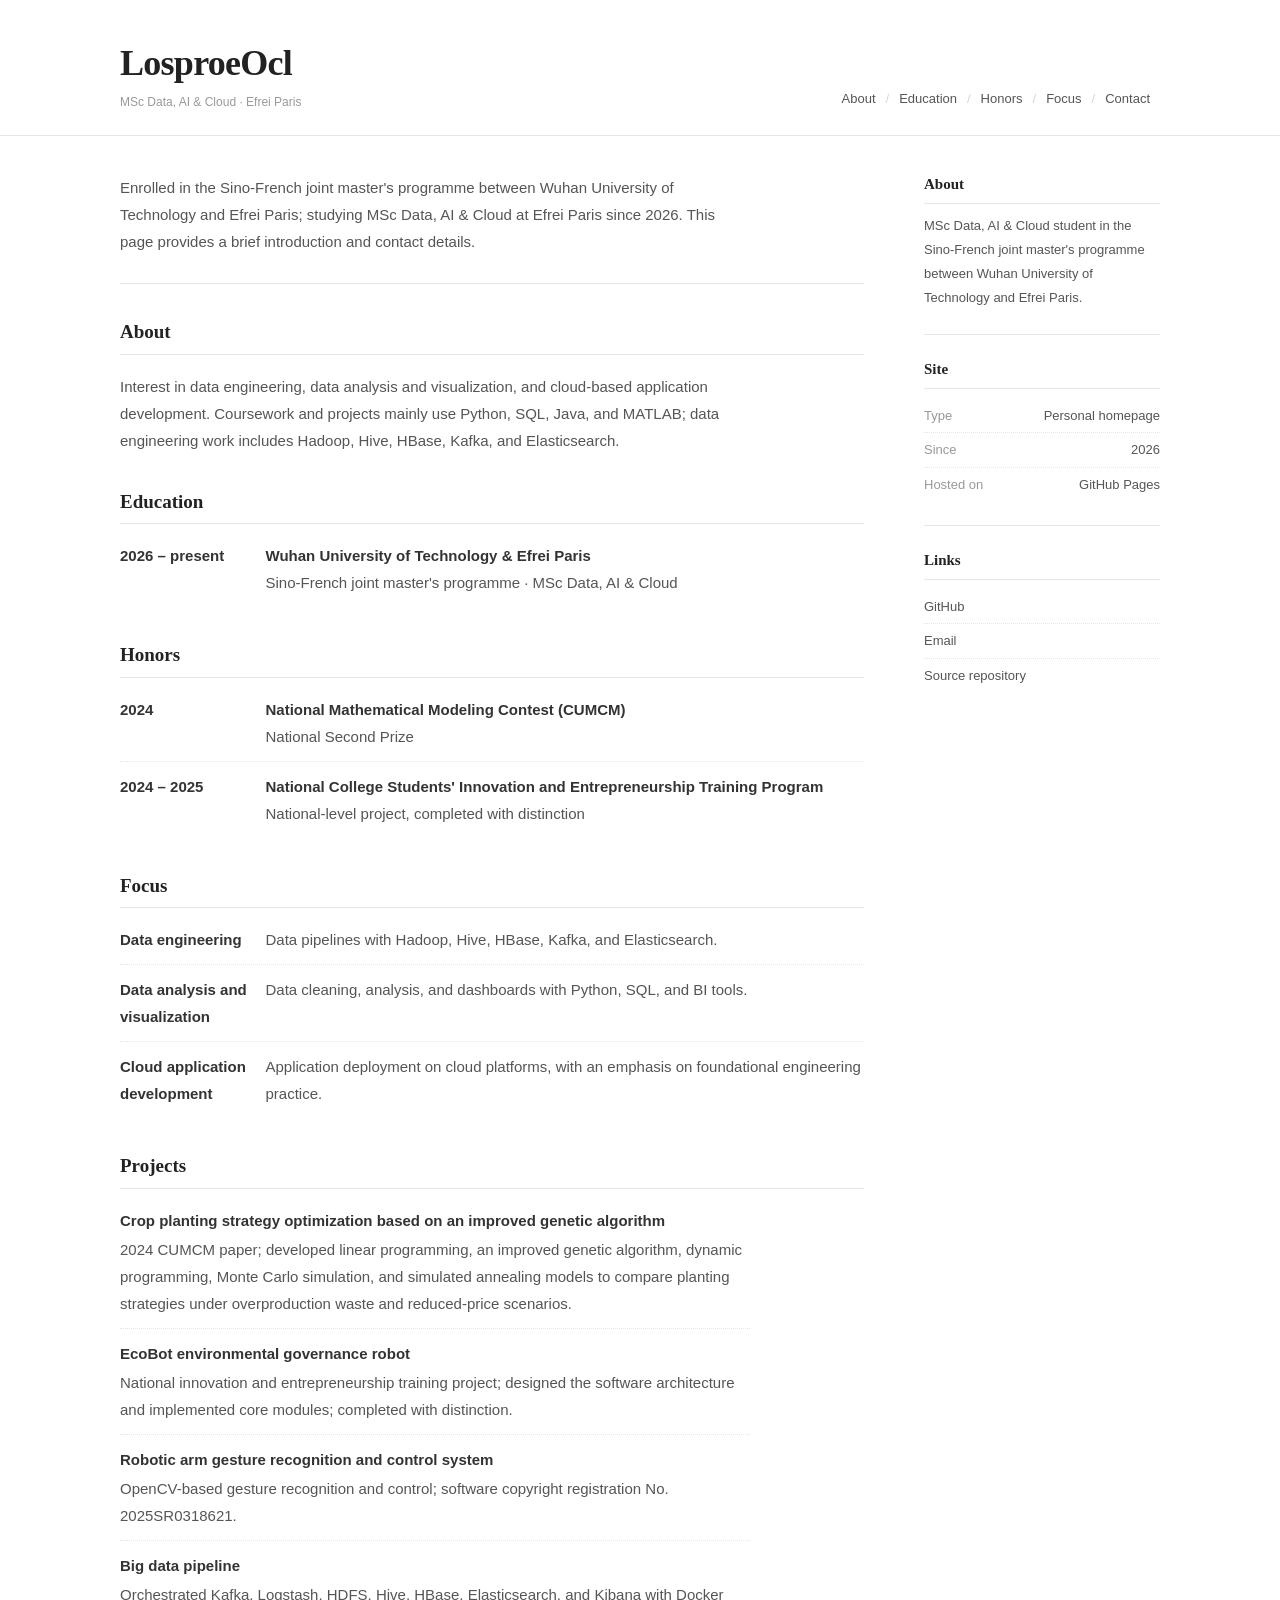
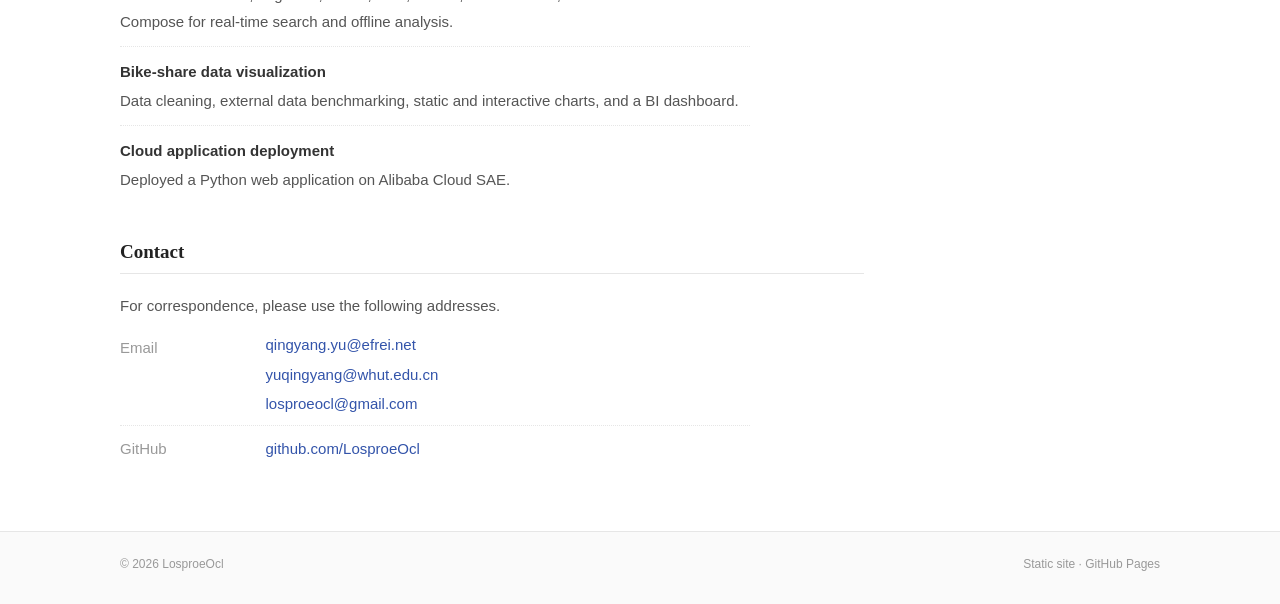
<file: index.html>
<!doctype html>
<html lang="en">
<head>
  <meta charset="utf-8">
  <meta name="viewport" content="width=device-width, initial-scale=1">
  <title>LosproeOcl - Personal Homepage</title>
  <meta name="description" content="Personal homepage of LosproeOcl: MSc Data, AI & Cloud student in the Sino-French joint master's programme between Wuhan University of Technology and Efrei Paris.">
  <link rel="icon" href="assets/favicon.svg" type="image/svg+xml">
  <link rel="stylesheet" href="assets/style.css?v=20261122">
  <link rel="canonical" href="https://losproeocl.github.io/LosproeOcl/">
  <meta property="og:type" content="website">
  <meta property="og:title" content="LosproeOcl - Personal Homepage">
  <meta property="og:description" content="MSc Data, AI & Cloud student in the Sino-French joint master's programme between Wuhan University of Technology and Efrei Paris.">
  <meta property="og:locale" content="en_US">
</head>
<body>
  <a class="skip-link" href="#main">Skip to content</a>

  <header class="site-header">
    <div class="container header-inner">
      <div>
        <a class="site-title" href="index.html">LosproeOcl</a>
        <p class="site-description">MSc Data, AI &amp; Cloud · Efrei Paris</p>
      </div>
      <nav class="site-nav" aria-label="Site navigation">
        <a href="#about">About</a><span class="sep">/</span>
        <a href="#education">Education</a><span class="sep">/</span>
        <a href="#honors">Honors</a><span class="sep">/</span>
        <a href="#focus">Focus</a><span class="sep">/</span>
        <a href="#contact">Contact</a>
      </nav>
    </div>
  </header>

  <main class="container layout" id="main">
    <div class="content">
      <section class="intro">
        <p>Enrolled in the Sino-French joint master's programme between Wuhan University of Technology and Efrei Paris; studying MSc Data, AI &amp; Cloud at Efrei Paris since 2026. This page provides a brief introduction and contact details.</p>
      </section>

      <section id="about" class="entry">
        <h2>About</h2>
        <p>Interest in data engineering, data analysis and visualization, and cloud-based application development. Coursework and projects mainly use Python, SQL, Java, and MATLAB; data engineering work includes Hadoop, Hive, HBase, Kafka, and Elasticsearch.</p>
      </section>

      <section id="education" class="entry">
        <h2>Education</h2>
        <dl class="facts">
          <div>
            <dt>2026 – present</dt>
            <dd><strong>Wuhan University of Technology &amp; Efrei Paris</strong><br>Sino-French joint master's programme · MSc Data, AI &amp; Cloud</dd>
          </div>
        </dl>
      </section>

      <section id="honors" class="entry">
        <h2>Honors</h2>
        <dl class="facts">
          <div>
            <dt>2024</dt>
            <dd><strong>National Mathematical Modeling Contest (CUMCM)</strong><br>National Second Prize</dd>
          </div>
          <div>
            <dt>2024 – 2025</dt>
            <dd><strong>National College Students' Innovation and Entrepreneurship Training Program</strong><br>National-level project, completed with distinction</dd>
          </div>
        </dl>
      </section>

      <section id="focus" class="entry">
        <h2>Focus</h2>
        <dl class="facts">
          <div>
            <dt>Data engineering</dt>
            <dd>Data pipelines with Hadoop, Hive, HBase, Kafka, and Elasticsearch.</dd>
          </div>
          <div>
            <dt>Data analysis and visualization</dt>
            <dd>Data cleaning, analysis, and dashboards with Python, SQL, and BI tools.</dd>
          </div>
          <div>
            <dt>Cloud application development</dt>
            <dd>Application deployment on cloud platforms, with an emphasis on foundational engineering practice.</dd>
          </div>
        </dl>
      </section>

      <section id="work" class="entry">
        <h2>Projects</h2>
        <ul class="project-list">
          <li>
            <strong>Crop planting strategy optimization based on an improved genetic algorithm</strong>
            <span>2024 CUMCM paper; developed linear programming, an improved genetic algorithm, dynamic programming, Monte Carlo simulation, and simulated annealing models to compare planting strategies under overproduction waste and reduced-price scenarios.</span>
          </li>
          <li>
            <strong>EcoBot environmental governance robot</strong>
            <span>National innovation and entrepreneurship training project; designed the software architecture and implemented core modules; completed with distinction.</span>
          </li>
          <li>
            <strong>Robotic arm gesture recognition and control system</strong>
            <span>OpenCV-based gesture recognition and control; software copyright registration No. 2025SR0318621.</span>
          </li>
          <li>
            <strong>Big data pipeline</strong>
            <span>Orchestrated Kafka, Logstash, HDFS, Hive, HBase, Elasticsearch, and Kibana with Docker Compose for real-time search and offline analysis.</span>
          </li>
          <li>
            <strong>Bike-share data visualization</strong>
            <span>Data cleaning, external data benchmarking, static and interactive charts, and a BI dashboard.</span>
          </li>
          <li>
            <strong>Cloud application deployment</strong>
            <span>Deployed a Python web application on Alibaba Cloud SAE.</span>
          </li>
        </ul>
      </section>

      <section id="contact" class="entry">
        <h2>Contact</h2>
        <p>For correspondence, please use the following addresses.</p>
        <ul class="contact-list">
          <li>
            <span class="label">Email</span>
            <span class="emails">
              <a href="mailto:qingyang.yu@efrei.net">qingyang.yu@efrei.net</a>
              <a href="mailto:yuqingyang@whut.edu.cn">yuqingyang@whut.edu.cn</a>
              <a href="mailto:losproeocl@gmail.com">losproeocl@gmail.com</a>
            </span>
          </li>
          <li>
            <span class="label">GitHub</span>
            <a href="https://github.com/LosproeOcl" rel="noopener">github.com/LosproeOcl</a>
          </li>
        </ul>
      </section>
    </div>

    <aside class="sidebar">
      <section class="widget">
        <h3>About</h3>
        <p>MSc Data, AI &amp; Cloud student in the Sino-French joint master's programme between Wuhan University of Technology and Efrei Paris.</p>
      </section>

      <section class="widget">
        <h3>Site</h3>
        <ul class="meta-list">
          <li><span>Type</span><span>Personal homepage</span></li>
          <li><span>Since</span><span>2026</span></li>
          <li><span>Hosted on</span><span>GitHub Pages</span></li>
        </ul>
      </section>

      <section class="widget">
        <h3>Links</h3>
        <ul class="plain-list">
          <li><a href="https://github.com/LosproeOcl" rel="noopener">GitHub</a></li>
          <li><a href="#contact">Email</a></li>
          <li><a href="https://github.com/LosproeOcl/LosproeOcl" rel="noopener">Source repository</a></li>
        </ul>
      </section>
    </aside>
  </main>

  <footer class="site-footer">
    <div class="container footer-inner">
      <span>© 2026 LosproeOcl</span>
      <span>Static site · GitHub Pages</span>
    </div>
  </footer>
</body>
</html>
</file>
<file: assets/style.css>
/* ==========================================================================
   LosproeOcl — personal homepage
   Typecho-inspired: white paper, hairline rules, a single blue accent.
   ========================================================================== */

:root {
  color-scheme: light;
  --bg: #ffffff;
  --bg-soft: #fafafa;
  --text: #333333;
  --text-soft: #555555;
  --muted: #999999;
  --border: #e6e6e6;
  --border-strong: #d4d4d4;
  --link: #3354aa;
  --link-hover: #1f3a80;
  --serif: "Georgia", "Times New Roman", "Songti SC", "Noto Serif SC", serif;
  --sans: -apple-system, BlinkMacSystemFont, "Segoe UI", "Helvetica Neue",
    "PingFang SC", "Hiragino Sans GB", "Microsoft YaHei", Arial, sans-serif;
  --wrap: 1040px;
}

*,
*::before,
*::after { box-sizing: border-box; }

html {
  scroll-behavior: smooth;
  scroll-padding-top: 24px;
  -webkit-text-size-adjust: 100%;
}

body {
  margin: 0;
  background: var(--bg);
  color: var(--text);
  font-family: var(--sans);
  font-size: 15px;
  line-height: 1.8;
  -webkit-font-smoothing: antialiased;
}

::selection { background: #dce4f7; color: #1a1a1a; }

a { color: var(--link); text-decoration: none; }
a:hover { color: var(--link-hover); text-decoration: underline; }

h1, h2, h3 {
  margin: 0;
  color: #222222;
  font-weight: 600;
  line-height: 1.45;
}

p { margin: 0 0 1em; }
p:last-child { margin-bottom: 0; }

:focus-visible {
  outline: 2px solid var(--link);
  outline-offset: 2px;
}

.container {
  width: min(var(--wrap), calc(100% - 44px));
  margin-inline: auto;
}

.skip-link {
  position: absolute;
  left: 16px;
  top: -48px;
  z-index: 10;
  padding: 6px 12px;
  background: #333;
  color: #fff;
}
.skip-link:focus { top: 10px; }

/* ---------- Header ------------------------------------------------------- */

.site-header { border-bottom: 1px solid var(--border); }

.header-inner {
  display: flex;
  align-items: flex-end;
  justify-content: space-between;
  gap: 24px;
  padding: 44px 0 22px;
}

.site-title {
  display: inline-block;
  font-family: var(--serif);
  font-size: 36px;
  font-weight: 600;
  line-height: 1.1;
  letter-spacing: -.02em;
  color: #222222;
}
.site-title:hover { color: var(--link); text-decoration: none; }

.site-description {
  margin: 8px 0 0;
  font-size: 12px;
  color: var(--muted);
}

.site-nav {
  display: flex;
  align-items: center;
  padding-bottom: 3px;
  font-size: 13px;
}
.site-nav a { color: var(--text-soft); padding: 0 10px; }
.site-nav a:first-child { padding-left: 0; }
.site-nav a:hover { color: var(--link); text-decoration: none; }
.site-nav .sep { color: var(--border-strong); }

/* ---------- Layout ------------------------------------------------------- */

.layout {
  display: grid;
  grid-template-columns: minmax(0, 1fr) 236px;
  gap: 60px;
  padding: 38px 0 60px;
}

.content { min-width: 0; }

/* ---------- Intro -------------------------------------------------------- */

.intro {
  padding-bottom: 28px;
  border-bottom: 1px solid var(--border);
}

.intro p:last-child {
  max-width: 40em;
  color: var(--text-soft);
}

/* ---------- Entries ------------------------------------------------------ */

.entry { padding-top: 34px; }

.entry h2 {
  padding-bottom: 8px;
  margin-bottom: 18px;
  border-bottom: 1px solid var(--border);
  font-family: var(--serif);
  font-size: 19px;
}

.entry p {
  max-width: 42em;
  color: var(--text-soft);
}

.entry p + p { margin-top: -4px; }

.facts {
  margin: 0;
  display: grid;
  gap: 0;
}
.facts > div {
  display: grid;
  grid-template-columns: 8.5em minmax(0, 1fr);
  gap: 18px;
  padding: 11px 0;
  border-top: 1px dotted var(--border);
}
.facts > div:first-child { border-top: 0; padding-top: 0; }
body[lang="en"] .facts > div { grid-template-columns: 10.5em minmax(0, 1fr); }
.facts dt {
  font-weight: 600;
  color: #333333;
}
.facts dd {
  margin: 0;
  color: var(--text-soft);
}
.facts dd strong {
  color: #333333;
  font-weight: 600;
}

.project-list {
  margin: 0;
  padding: 0;
  max-width: 42em;
  list-style: none;
}
.project-list li {
  padding: 11px 0;
  border-top: 1px dotted var(--border);
}
.project-list li:first-child { padding-top: 0; border-top: 0; }
.project-list strong {
  display: block;
  margin-bottom: 2px;
  color: #333333;
  font-weight: 600;
}
.project-list span { color: var(--text-soft); }

.contact-list {
  margin: 0;
  padding: 0;
  list-style: none;
  max-width: 42em;
}
.contact-list li {
  display: grid;
  grid-template-columns: 8.5em minmax(0, 1fr);
  gap: 18px;
  padding: 9px 0;
  border-top: 1px dotted var(--border);
}
.contact-list li:first-child { border-top: 0; padding-top: 0; }
.contact-list .label { color: var(--muted); }
.contact-list .emails { display: grid; gap: 7px; }
.contact-list .emails a { display: block; line-height: 1.5; }

/* ---------- Sidebar ------------------------------------------------------ */

.sidebar { font-size: 13px; }

.widget {
  padding-bottom: 24px;
  margin-bottom: 24px;
  border-bottom: 1px solid var(--border);
}
.widget:last-child { margin-bottom: 0; border-bottom: 0; padding-bottom: 0; }

.widget h3 {
  padding-bottom: 7px;
  margin-bottom: 10px;
  border-bottom: 1px solid var(--border);
  font-family: var(--serif);
  font-size: 15px;
}

.widget p {
  color: var(--text-soft);
  line-height: 1.85;
}

.widget ul {
  margin: 0;
  padding: 0;
  list-style: none;
}

.widget li + li { border-top: 1px dotted var(--border); }

.plain-list a {
  display: inline-block;
  padding: 5px 0;
  color: var(--text-soft);
}
.plain-list a:hover { color: var(--link); text-decoration: none; }

.meta-list li {
  display: flex;
  justify-content: space-between;
  gap: 12px;
  padding: 5px 0;
  color: var(--text-soft);
}
.meta-list li span:first-child { color: var(--muted); }

/* ---------- Footer ------------------------------------------------------- */

.site-footer {
  border-top: 1px solid var(--border);
  background: var(--bg-soft);
}

.footer-inner {
  display: flex;
  justify-content: space-between;
  gap: 8px 24px;
  padding: 22px 0 28px;
  font-size: 12px;
  color: var(--muted);
}

/* ---------- 404 ---------------------------------------------------------- */

.not-found {
  max-width: 640px;
  padding: 92px 0;
}
.not-found .code {
  margin-bottom: 8px;
  font-size: 12px;
  letter-spacing: .08em;
  color: var(--muted);
}
.not-found h1 {
  margin-bottom: 12px;
  font-family: var(--serif);
  font-size: 34px;
}
.not-found p { color: var(--text-soft); }
.not-found .back { margin-top: 24px; }

/* ---------- Responsive --------------------------------------------------- */

@media (max-width: 860px) {
  .layout {
    grid-template-columns: minmax(0, 1fr);
    gap: 6px;
  }
  .sidebar {
    padding-top: 18px;
    border-top: 1px solid var(--border);
  }
  .widget { padding-bottom: 20px; margin-bottom: 20px; }
}

@media (max-width: 620px) {
  .container { width: calc(100% - 32px); }
  .header-inner {
    flex-direction: column;
    align-items: flex-start;
    gap: 12px;
    padding: 30px 0 18px;
  }
  .site-title { font-size: 29px; }
  .site-nav a { padding: 0 8px 0 0; }
  .site-nav .sep { display: none; }
  .intro-name { font-size: 21px; }
  .facts > div,
  body[lang="en"] .facts > div,
  .contact-list li {
    grid-template-columns: 1fr;
    gap: 2px;
  }
  .footer-inner { flex-direction: column; }
}

@media print {
  .site-header, .site-footer, .sidebar, .skip-link { display: none !important; }
  .layout { display: block; padding: 0; }
  body { color: #000; font-size: 11pt; }
}
</file>
